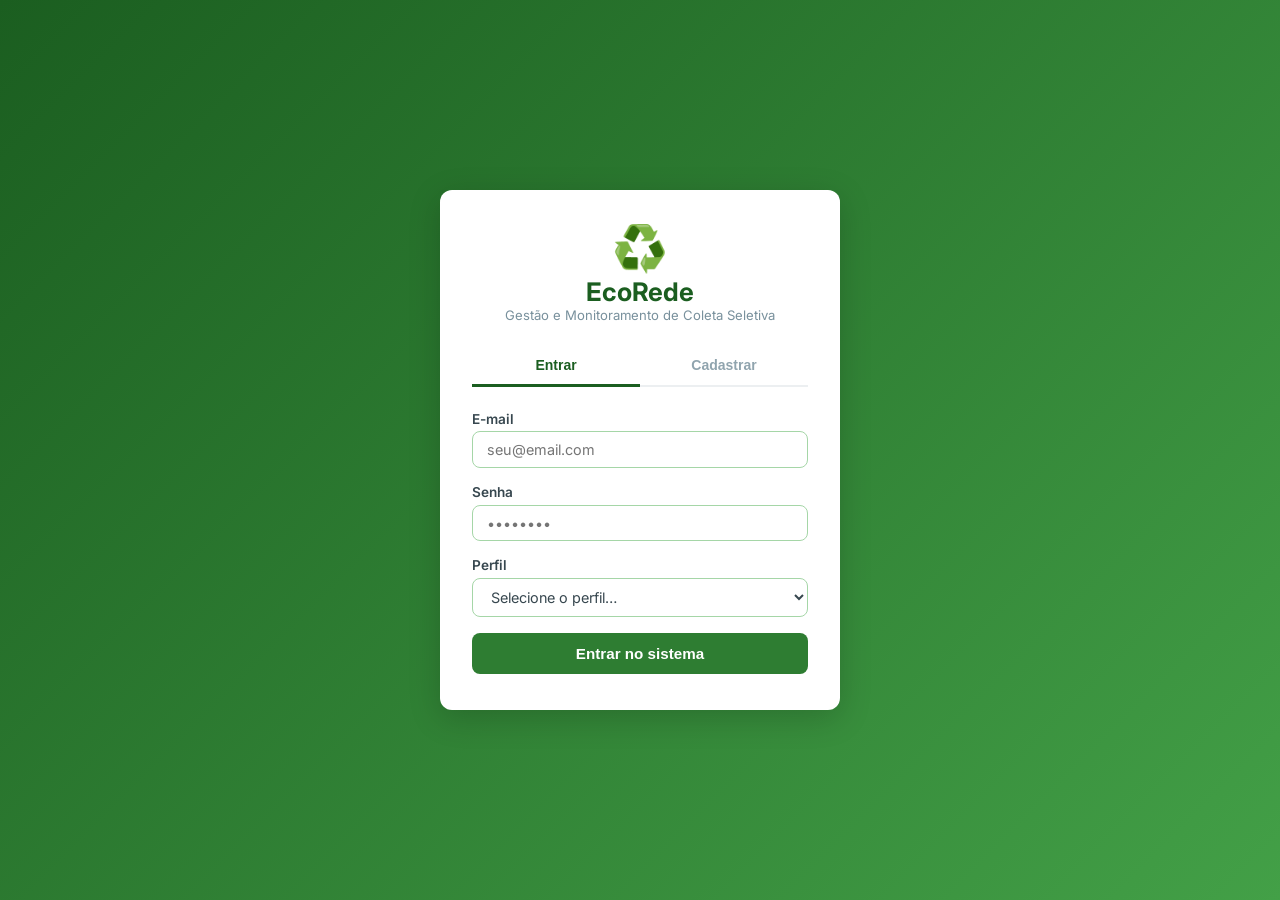
<file: index.html>
<!DOCTYPE html>
<html lang="pt-BR">
<head>
  <meta charset="UTF-8" />
  <meta name="viewport" content="width=device-width, initial-scale=1.0" />
  <title>EcoRede — Entrar</title>
  <link rel="stylesheet" href="styles.css" />
</head>
<body>

<div class="login-wrap">
  <div class="login-card">

    <!-- Logo -->
    <div class="login-logo">
      <div class="logo-icon">♻️</div>
      <h1>EcoRede</h1>
      <p>Gestão e Monitoramento de Coleta Seletiva</p>
    </div>

    <!-- Abas: Entrar / Cadastrar -->
    <div class="tabs-login">
      <button class="tab-btn ativo" id="tabEntrar" onclick="mostrarAba('entrar')">Entrar</button>
      <button class="tab-btn" id="tabCadastrar" onclick="mostrarAba('cadastrar')">Cadastrar</button>
    </div>

    <!-- ── Formulário de Login ── -->
    <div id="abaEntrar">
      <div class="form-group">
        <label class="eco-label" for="loginEmail">E-mail</label>
        <input class="eco-input" type="email" id="loginEmail" placeholder="seu@email.com" />
      </div>
      <div class="form-group">
        <label class="eco-label" for="loginSenha">Senha</label>
        <input class="eco-input" type="password" id="loginSenha" placeholder="••••••••" />
      </div>
      <div class="form-group">
        <label class="eco-label" for="loginPerfil">Perfil</label>
        <select class="eco-select" id="loginPerfil">
          <option value="">Selecione o perfil…</option>
          <option value="morador">🏠 Morador Consciente</option>
          <option value="coletor">🚛 Cooperativa / Coletor</option>
        </select>
      </div>
      <button class="btn-eco btn-eco-full" onclick="fazerLogin()">Entrar no sistema</button>
      <p id="erroLogin" style="color:#C62828;font-size:0.82rem;margin-top:0.6rem;display:none;"></p>
    </div>

    <!-- ── Formulário de Cadastro (RF01) ── -->
    <div id="abaCadastrar" style="display:none;">
      <div class="form-group">
        <label class="eco-label" for="cadNome">Nome completo</label>
        <input class="eco-input" type="text" id="cadNome" placeholder="Seu nome" />
      </div>
      <div class="form-group">
        <label class="eco-label" for="cadEmail">E-mail</label>
        <input class="eco-input" type="email" id="cadEmail" placeholder="seu@email.com" />
      </div>
      <div class="form-group">
        <label class="eco-label" for="cadSenha">Senha</label>
        <input class="eco-input" type="password" id="cadSenha" placeholder="Mínimo 8 caracteres" />
      </div>
      <div class="form-group">
        <label class="eco-label" for="cadPerfil">Perfil de acesso</label>
        <select class="eco-select" id="cadPerfil">
          <option value="">Selecione…</option>
          <option value="morador">🏠 Morador Consciente</option>
          <option value="coletor">🚛 Cooperativa / Coletor</option>
        </select>
      </div>
      <div class="form-group">
        <label class="eco-label" for="cadEndereco">Endereço (Morador)</label>
        <input class="eco-input" type="text" id="cadEndereco" placeholder="Ex.: QD 03, Jardim Botânico, Brasília - DF" />
      </div>
      <button class="btn-eco btn-eco-full" onclick="fazerCadastro()">Criar conta</button>
      <p id="erroCadastro" style="color:#C62828;font-size:0.82rem;margin-top:0.6rem;display:none;"></p>
      <p id="sucCadastro" style="color:#2E7D32;font-size:0.82rem;margin-top:0.6rem;display:none;"></p>
    </div>

  </div>
</div>

<script>
  /* ── Usuários pré-cadastrados para demo ── */
  const usuariosDemo = [
    { email: 'morador@eco.com', senha: '12345678', perfil: 'morador', nome: 'Ian Felipe', endereco: 'QD 03, Jardim Botânico, Brasília - DF' },
    { email: 'coletor@eco.com', senha: '12345678', perfil: 'coletor', nome: 'Carlos da Cooperativa', setor: 'Região Norte' }
  ];

  function mostrarAba(aba) {
    document.getElementById('abaEntrar').style.display    = aba === 'entrar'    ? 'block' : 'none';
    document.getElementById('abaCadastrar').style.display = aba === 'cadastrar' ? 'block' : 'none';
    document.getElementById('tabEntrar').classList.toggle('ativo',    aba === 'entrar');
    document.getElementById('tabCadastrar').classList.toggle('ativo', aba === 'cadastrar');
  }

  function fazerLogin() {
    const email  = document.getElementById('loginEmail').value.trim();
    const senha  = document.getElementById('loginSenha').value;
    const perfil = document.getElementById('loginPerfil').value;
    const erro   = document.getElementById('erroLogin');

    if (!email || !senha || !perfil) { erro.textContent = 'Preencha todos os campos.'; erro.style.display = 'block'; return; }

    const usuarios = JSON.parse(localStorage.getItem('usuarios') || '[]').concat(usuariosDemo);
    const usuario  = usuarios.find(u => u.email === email && u.senha === senha && u.perfil === perfil);

    if (!usuario) { erro.textContent = 'Credenciais inválidas. Verifique e-mail, senha e perfil.'; erro.style.display = 'block'; return; }

    sessionStorage.setItem('usuarioLogado', JSON.stringify(usuario));
    erro.style.display = 'none';
    window.location.href = perfil === 'morador' ? 'morador.html' : 'coletor.html';
  }

  function fazerCadastro() {
    const nome     = document.getElementById('cadNome').value.trim();
    const email    = document.getElementById('cadEmail').value.trim();
    const senha    = document.getElementById('cadSenha').value;
    const perfil   = document.getElementById('cadPerfil').value;
    const endereco = document.getElementById('cadEndereco').value.trim();
    const erro     = document.getElementById('erroCadastro');
    const suc      = document.getElementById('sucCadastro');

    if (!nome || !email || !senha || !perfil) { erro.textContent = 'Preencha todos os campos obrigatórios.'; erro.style.display = 'block'; suc.style.display = 'none'; return; }
    if (senha.length < 8) { erro.textContent = 'A senha deve ter no mínimo 8 caracteres.'; erro.style.display = 'block'; return; }

    const usuarios = JSON.parse(localStorage.getItem('usuarios') || '[]');
    if (usuarios.find(u => u.email === email)) { erro.textContent = 'Este e-mail já está cadastrado.'; erro.style.display = 'block'; return; }

    usuarios.push({ nome, email, senha, perfil, endereco });
    localStorage.setItem('usuarios', JSON.stringify(usuarios));

    erro.style.display = 'none';
    suc.textContent = 'Conta criada com sucesso! Faça o login.';
    suc.style.display = 'block';
    setTimeout(() => mostrarAba('entrar'), 1800);
  }
</script>

</body>
</html>
</file>
<file: styles.css>
/* =============================================
   EcoRede — Estilos Globais
   ============================================= */

@import url('https://fonts.googleapis.com/css2?family=Inter:wght@400;500;600;700&display=swap');

:root {
  --verde-escuro:  #1B5E20;
  --verde-medio:   #2E7D32;
  --verde-claro:   #43A047;
  --verde-suave:   #E8F5E9;
  --verde-borda:   #A5D6A7;
  --cinza-texto:   #37474F;
  --cinza-leve:    #F5F5F5;
  --branco:        #FFFFFF;
  --alerta:        #E65100;
  --alerta-fundo:  #FFF3E0;
  --azul-info:     #0277BD;
  --radius:        8px;
  --sombra:        0 2px 8px rgba(0,0,0,0.10);
}

* { box-sizing: border-box; margin: 0; padding: 0; }

body {
  font-family: 'Inter', sans-serif;
  background: var(--cinza-leve);
  color: var(--cinza-texto);
  min-height: 100vh;
}

/* ── Navbar ── */
.eco-navbar {
  background: var(--verde-escuro);
  padding: 0.75rem 1.5rem;
  display: flex;
  align-items: center;
  justify-content: space-between;
  box-shadow: var(--sombra);
}
.eco-navbar .brand {
  font-size: 1.3rem;
  font-weight: 700;
  color: var(--branco);
  text-decoration: none;
  display: flex;
  align-items: center;
  gap: 0.4rem;
}
.eco-navbar .brand span { color: #A5D6A7; }
.eco-navbar .nav-user {
  color: #C8E6C9;
  font-size: 0.875rem;
  display: flex;
  align-items: center;
  gap: 1rem;
}
.eco-navbar .nav-user a {
  color: #FFCCBC;
  text-decoration: none;
  font-weight: 500;
}
.eco-navbar .nav-user a:hover { text-decoration: underline; }

/* ── Cards ── */
.eco-card {
  background: var(--branco);
  border-radius: var(--radius);
  box-shadow: var(--sombra);
  padding: 1.5rem;
  margin-bottom: 1.25rem;
}
.eco-card-title {
  font-size: 1rem;
  font-weight: 600;
  color: var(--verde-escuro);
  margin-bottom: 1rem;
  display: flex;
  align-items: center;
  gap: 0.4rem;
}

/* ── Botões ── */
.btn-eco {
  background: var(--verde-medio);
  color: var(--branco);
  border: none;
  border-radius: var(--radius);
  padding: 0.6rem 1.25rem;
  font-size: 0.9rem;
  font-weight: 600;
  cursor: pointer;
  transition: background 0.2s;
  display: inline-flex;
  align-items: center;
  gap: 0.4rem;
}
.btn-eco:hover { background: var(--verde-escuro); }

.btn-eco-outline {
  background: transparent;
  color: var(--verde-medio);
  border: 2px solid var(--verde-medio);
  border-radius: var(--radius);
  padding: 0.55rem 1.2rem;
  font-size: 0.9rem;
  font-weight: 600;
  cursor: pointer;
  transition: all 0.2s;
}
.btn-eco-outline:hover { background: var(--verde-suave); }

.btn-danger {
  background: #C62828;
  color: var(--branco);
  border: none;
  border-radius: var(--radius);
  padding: 0.6rem 1.25rem;
  font-size: 0.9rem;
  font-weight: 600;
  cursor: pointer;
  transition: background 0.2s;
}
.btn-danger:hover { background: #B71C1C; }

.btn-success {
  background: var(--verde-claro);
  color: var(--branco);
  border: none;
  border-radius: var(--radius);
  padding: 0.6rem 1.25rem;
  font-size: 0.9rem;
  font-weight: 600;
  cursor: pointer;
  transition: background 0.2s;
}
.btn-success:hover { background: var(--verde-medio); }

/* ── Badges de status ── */
.badge-status {
  display: inline-block;
  padding: 0.25rem 0.7rem;
  border-radius: 999px;
  font-size: 0.78rem;
  font-weight: 600;
}
.badge-pendente  { background: #FFF9C4; color: #F57F17; }
.badge-concluida { background: #E8F5E9; color: #2E7D32; }
.badge-recusada  { background: #FFEBEE; color: #C62828; }
.badge-coletando { background: #E3F2FD; color: #0277BD; }

/* ── Barra de impacto ── */
.impact-bar-wrap {
  background: var(--verde-suave);
  border-radius: 999px;
  height: 14px;
  overflow: hidden;
  margin: 0.4rem 0;
}
.impact-bar-fill {
  background: linear-gradient(90deg, var(--verde-claro), var(--verde-escuro));
  height: 100%;
  border-radius: 999px;
  transition: width 0.8s ease;
}

/* ── Formulários ── */
.eco-label {
  display: block;
  font-size: 0.85rem;
  font-weight: 600;
  color: var(--cinza-texto);
  margin-bottom: 0.3rem;
}
.eco-input, .eco-select {
  width: 100%;
  border: 1.5px solid var(--verde-borda);
  border-radius: var(--radius);
  padding: 0.55rem 0.85rem;
  font-size: 0.9rem;
  font-family: 'Inter', sans-serif;
  color: var(--cinza-texto);
  background: var(--branco);
  outline: none;
  transition: border 0.2s;
}
.eco-input:focus, .eco-select:focus { border-color: var(--verde-medio); }

/* Checkboxes customizados */
.check-group { display: flex; flex-wrap: wrap; gap: 0.5rem; margin-top: 0.5rem; }
.check-item {
  display: flex;
  align-items: center;
  gap: 0.35rem;
  background: var(--verde-suave);
  border: 1.5px solid var(--verde-borda);
  border-radius: var(--radius);
  padding: 0.4rem 0.75rem;
  cursor: pointer;
  font-size: 0.875rem;
  user-select: none;
  transition: all 0.15s;
}
.check-item input[type="checkbox"] { accent-color: var(--verde-medio); width: 16px; height: 16px; }
.check-item:has(input:checked) {
  background: var(--verde-medio);
  color: var(--branco);
  border-color: var(--verde-medio);
}

/* Radios */
.radio-group { display: flex; gap: 0.75rem; margin-top: 0.5rem; flex-wrap: wrap; }
.radio-item {
  display: flex;
  align-items: center;
  gap: 0.35rem;
  font-size: 0.875rem;
  cursor: pointer;
}
.radio-item input[type="radio"] { accent-color: var(--verde-medio); }

/* ── Toast / Notificação ── */
.eco-toast {
  position: fixed;
  bottom: 1.5rem;
  right: 1.5rem;
  background: var(--verde-escuro);
  color: var(--branco);
  padding: 0.85rem 1.25rem;
  border-radius: var(--radius);
  font-size: 0.9rem;
  font-weight: 500;
  box-shadow: 0 4px 16px rgba(0,0,0,0.25);
  z-index: 9999;
  display: none;
  max-width: 320px;
}
.eco-toast.show { display: block; animation: fadeSlide 0.3s ease; }
@keyframes fadeSlide {
  from { opacity: 0; transform: translateY(12px); }
  to   { opacity: 1; transform: translateY(0); }
}

/* ── Modal ── */
.eco-modal-overlay {
  position: fixed; inset: 0;
  background: rgba(0,0,0,0.45);
  z-index: 8000;
  display: none;
  align-items: center;
  justify-content: center;
}
.eco-modal-overlay.open { display: flex; }
.eco-modal {
  background: var(--branco);
  border-radius: var(--radius);
  padding: 1.75rem;
  max-width: 440px;
  width: 90%;
  box-shadow: 0 8px 32px rgba(0,0,0,0.2);
}
.eco-modal h3 { color: var(--verde-escuro); margin-bottom: 0.75rem; }
.eco-modal textarea {
  width: 100%;
  border: 1.5px solid var(--verde-borda);
  border-radius: var(--radius);
  padding: 0.6rem;
  font-family: 'Inter', sans-serif;
  resize: vertical;
  min-height: 90px;
}
.eco-modal .modal-actions { display: flex; gap: 0.75rem; margin-top: 1rem; justify-content: flex-end; }

/* ── Parada do coletor ── */
.parada-card {
  border: 1.5px solid var(--verde-borda);
  border-radius: var(--radius);
  padding: 1rem;
  margin-bottom: 0.75rem;
  background: var(--branco);
  transition: opacity 0.4s;
}
.parada-card.concluida { opacity: 0.45; }
.parada-card .parada-header {
  display: flex;
  align-items: center;
  justify-content: space-between;
  margin-bottom: 0.5rem;
}
.parada-numero {
  font-size: 0.75rem;
  font-weight: 700;
  color: var(--verde-claro);
  text-transform: uppercase;
  letter-spacing: 0.06em;
}
.parada-acoes { display: flex; gap: 0.5rem; margin-top: 0.75rem; flex-wrap: wrap; }

/* ── Pontuação ── */
.pontos-destaque {
  font-size: 2.2rem;
  font-weight: 700;
  color: var(--verde-escuro);
  line-height: 1;
}
.pontos-label { font-size: 0.8rem; color: #78909C; font-weight: 500; }

/* ── Alerta push ── */
.alerta-push {
  background: var(--alerta-fundo);
  border-left: 4px solid var(--alerta);
  border-radius: var(--radius);
  padding: 0.85rem 1rem;
  font-size: 0.875rem;
  color: #BF360C;
  display: none;
}
.alerta-push.visivel { display: block; }

/* ── Histórico item ── */
.historico-item {
  display: flex;
  align-items: center;
  justify-content: space-between;
  padding: 0.65rem 0;
  border-bottom: 1px solid #ECEFF1;
  font-size: 0.875rem;
}
.historico-item:last-child { border-bottom: none; }

/* ── Tela de login ── */
.login-wrap {
  min-height: 100vh;
  display: flex;
  align-items: center;
  justify-content: center;
  background: linear-gradient(135deg, #1B5E20 0%, #43A047 100%);
  padding: 1rem;
}
.login-card {
  background: var(--branco);
  border-radius: 12px;
  box-shadow: 0 8px 32px rgba(0,0,0,0.18);
  padding: 2.25rem 2rem;
  width: 100%;
  max-width: 400px;
}
.login-logo {
  text-align: center;
  margin-bottom: 1.5rem;
}
.login-logo .logo-icon {
  font-size: 2.8rem;
  line-height: 1;
}
.login-logo h1 {
  font-size: 1.6rem;
  font-weight: 700;
  color: var(--verde-escuro);
  margin-top: 0.3rem;
}
.login-logo p { font-size: 0.82rem; color: #78909C; }
.tabs-login { display: flex; gap: 0; margin-bottom: 1.5rem; border-bottom: 2px solid #ECEFF1; }
.tab-btn {
  flex: 1;
  background: none;
  border: none;
  padding: 0.65rem;
  font-size: 0.875rem;
  font-weight: 600;
  color: #90A4AE;
  cursor: pointer;
  border-bottom: 3px solid transparent;
  margin-bottom: -2px;
  transition: all 0.2s;
}
.tab-btn.ativo { color: var(--verde-escuro); border-bottom-color: var(--verde-escuro); }
.form-group { margin-bottom: 1rem; }
.divider { text-align: center; color: #90A4AE; font-size: 0.8rem; margin: 1rem 0; }
.btn-eco-full { width: 100%; justify-content: center; padding: 0.75rem; font-size: 0.95rem; }

/* ── Dashboard stats ── */
.stats-grid { display: grid; grid-template-columns: repeat(2, 1fr); gap: 1rem; }
.stat-box {
  background: var(--verde-suave);
  border-radius: var(--radius);
  padding: 1rem;
  text-align: center;
}
.stat-box .stat-valor {
  font-size: 1.5rem;
  font-weight: 700;
  color: var(--verde-escuro);
}
.stat-box .stat-desc { font-size: 0.78rem; color: #546E7A; margin-top: 0.2rem; }

/* ── Responsivo ── */
@media (max-width: 576px) {
  .stats-grid { grid-template-columns: 1fr 1fr; }
  .eco-card { padding: 1.1rem; }
  .parada-acoes { flex-direction: column; }
  .parada-acoes button { width: 100%; }
}
</file>
